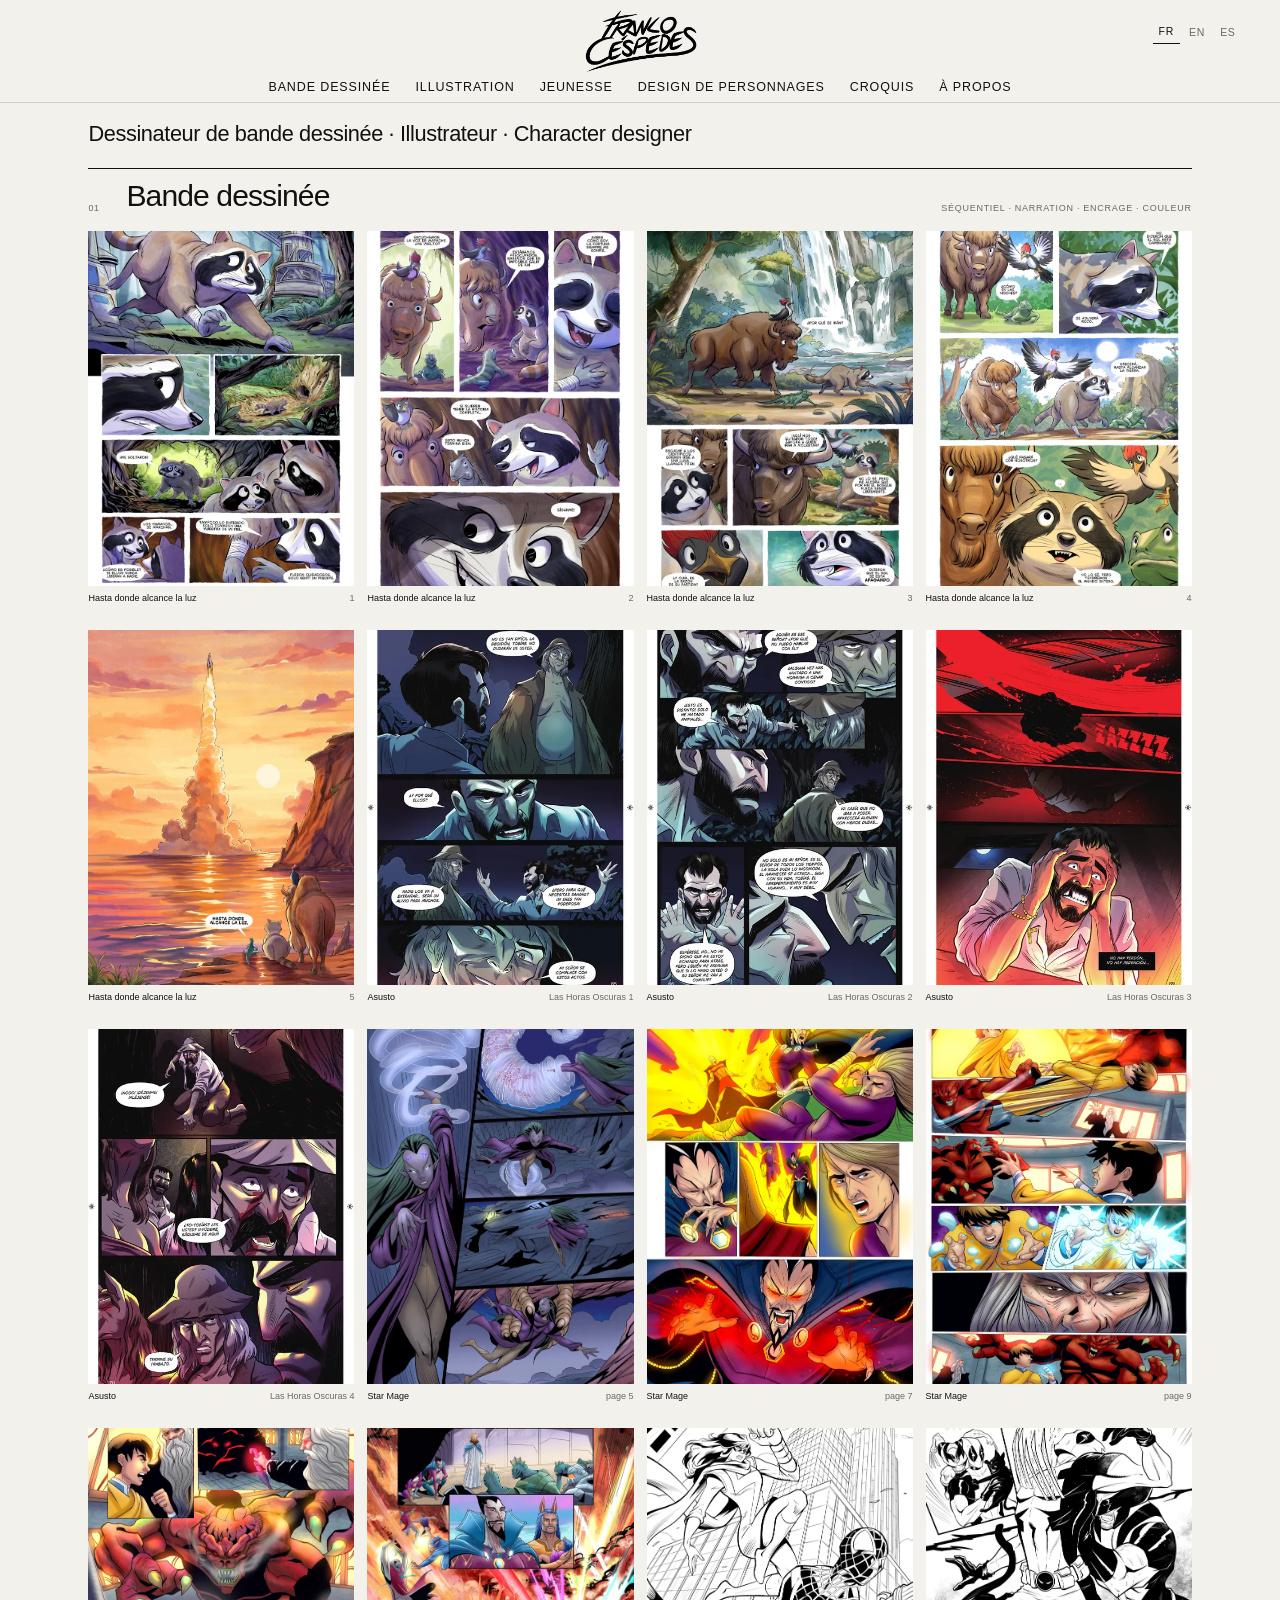
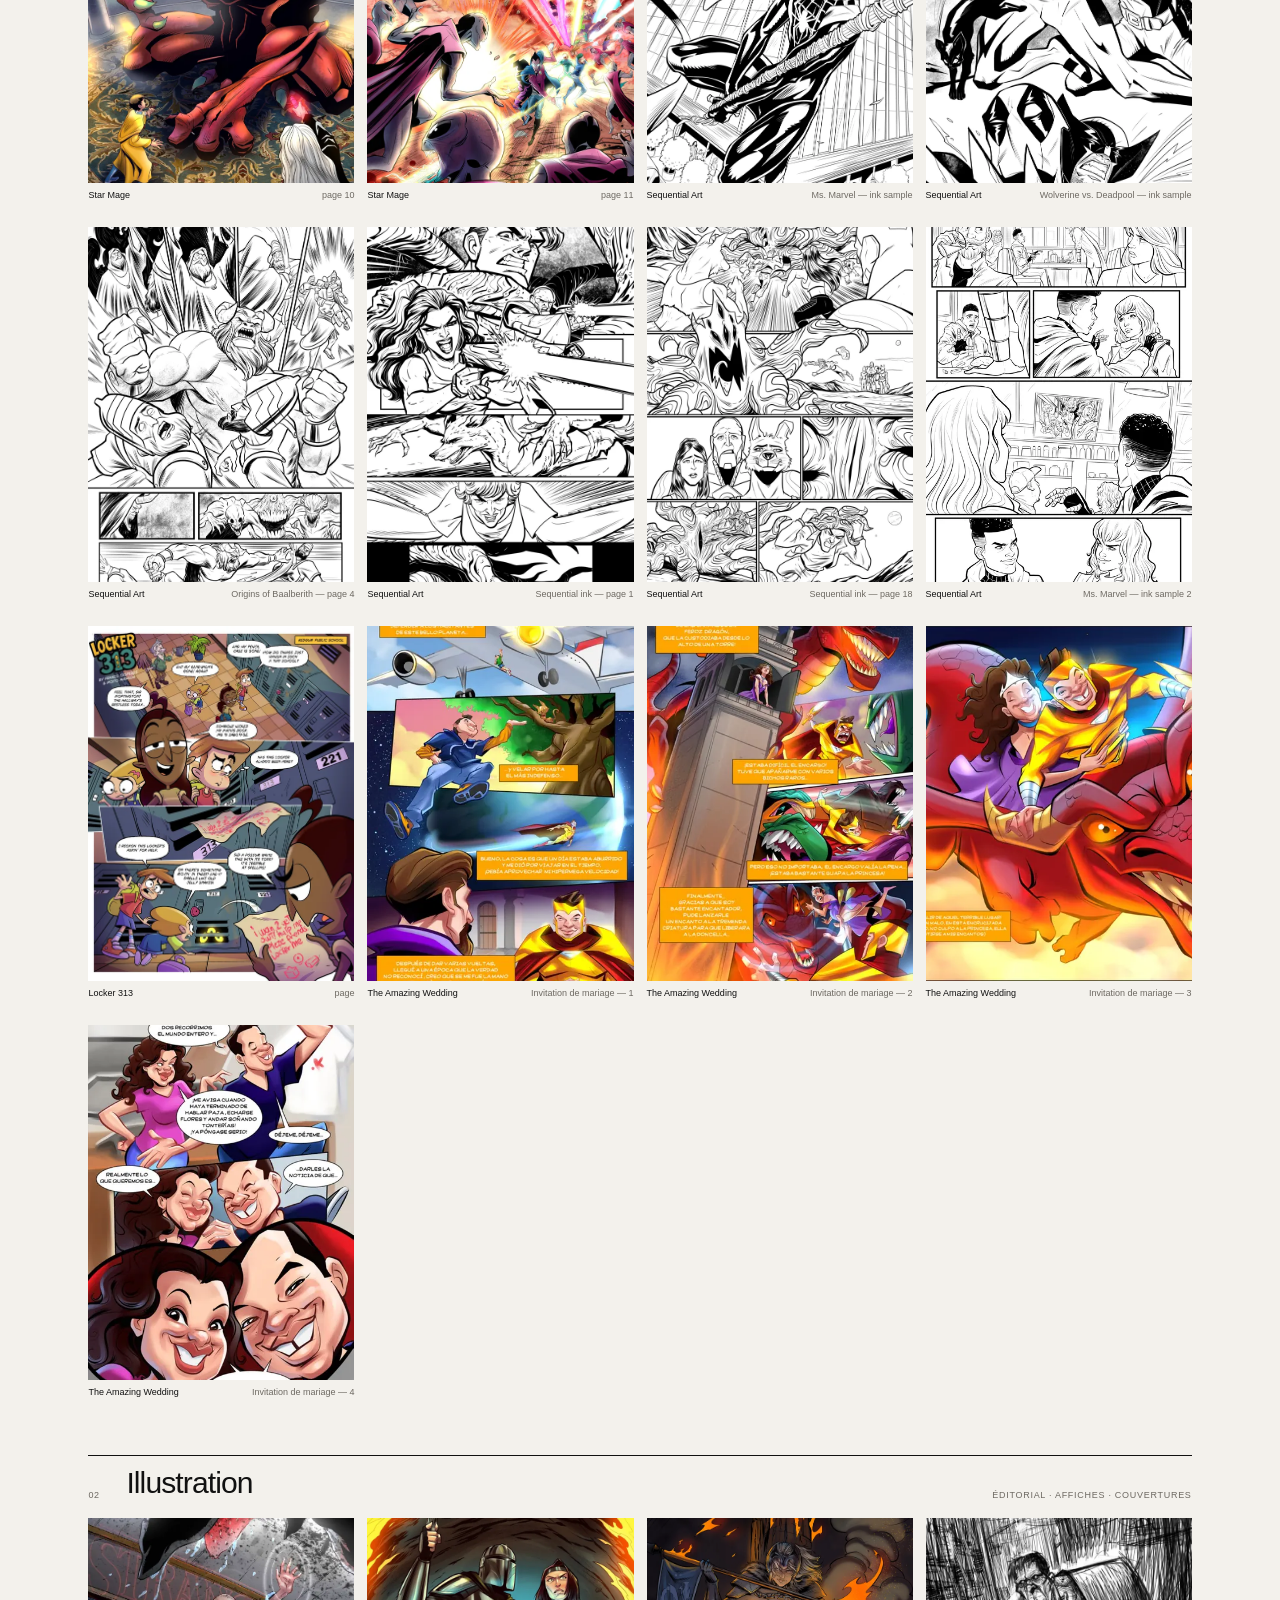
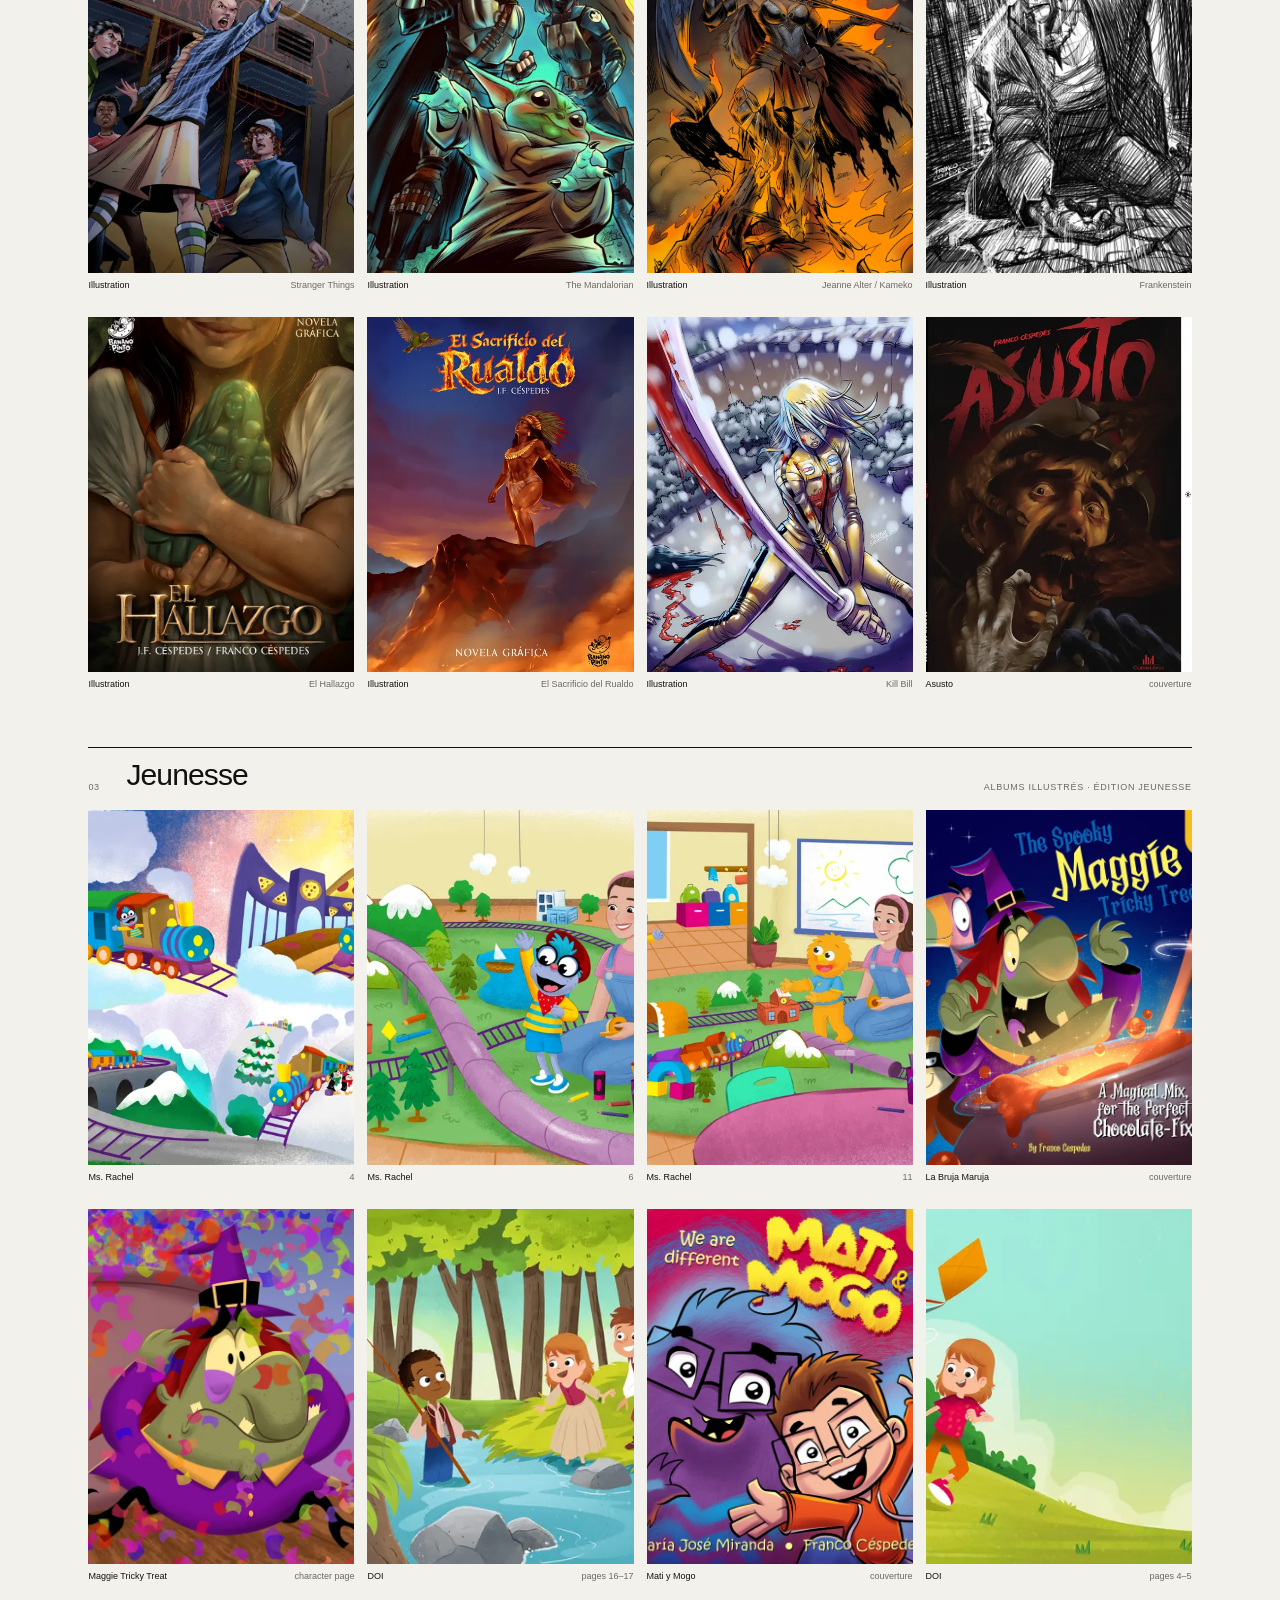
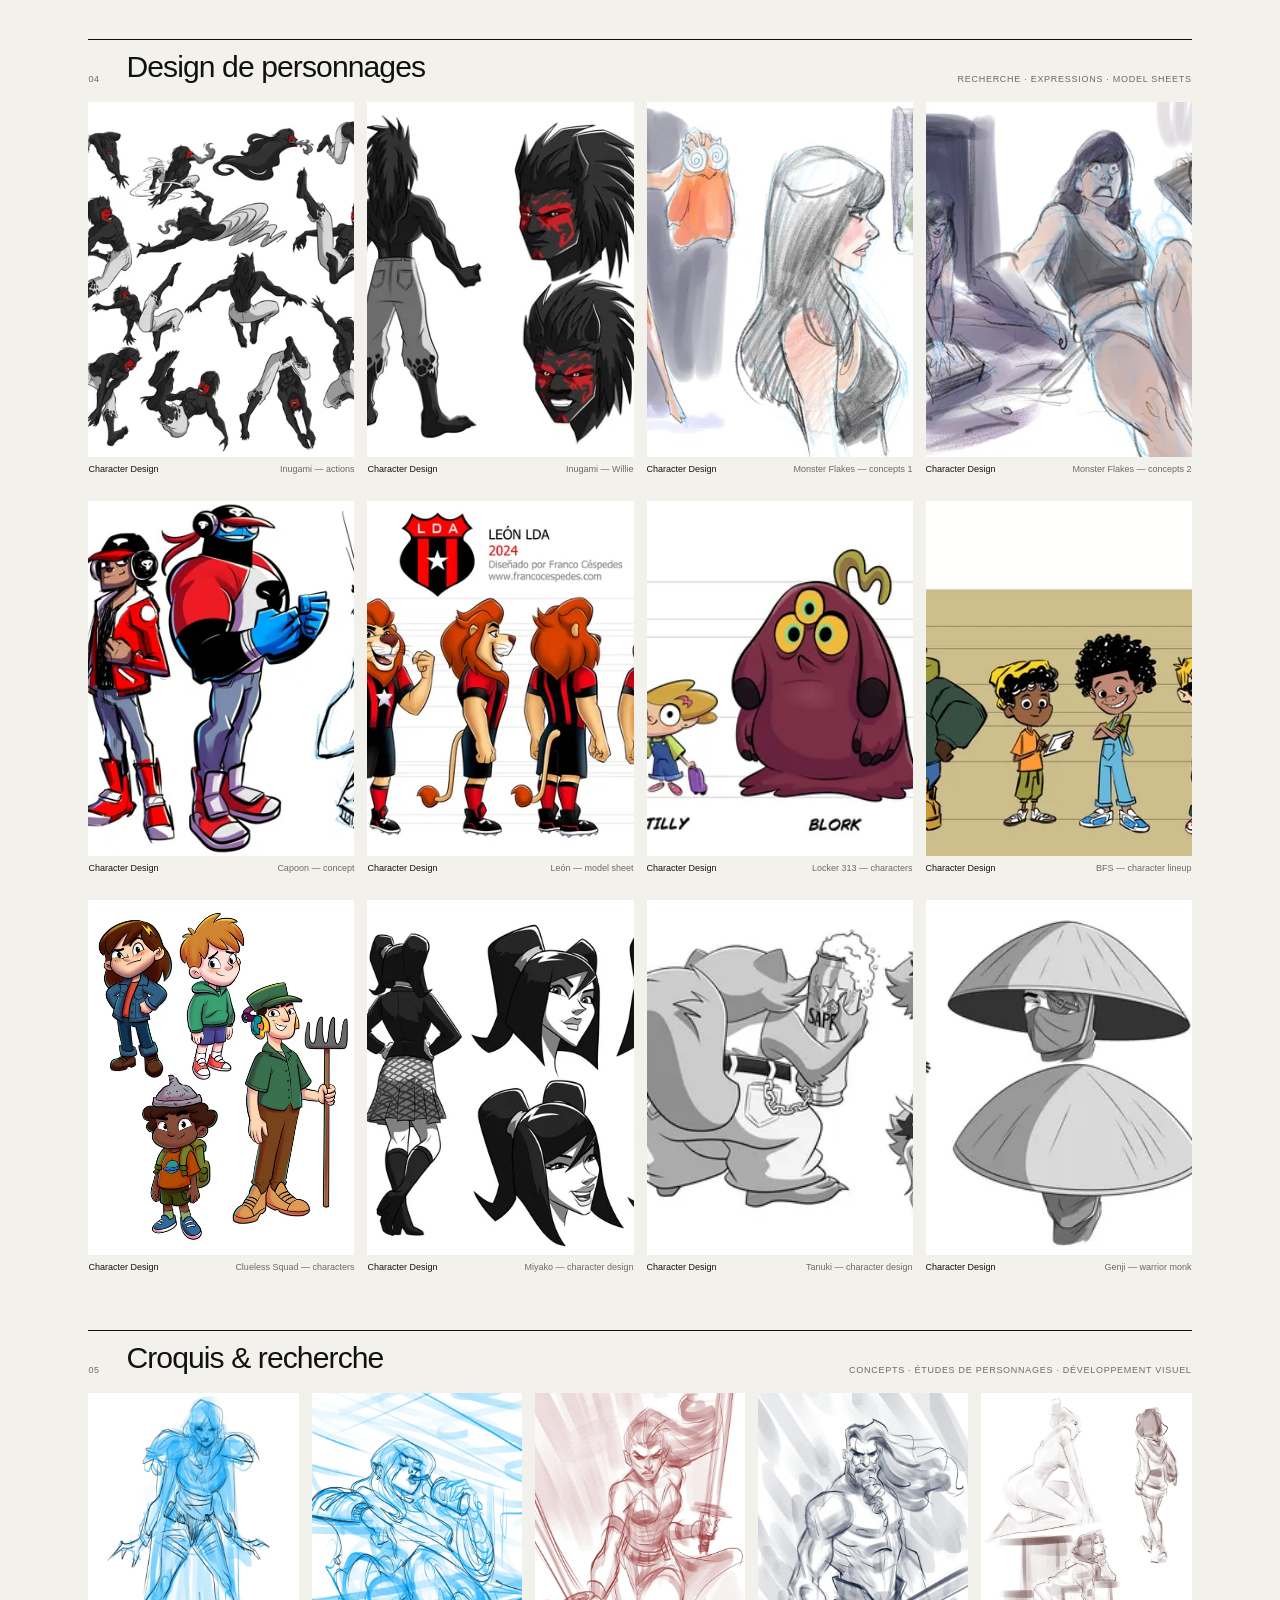
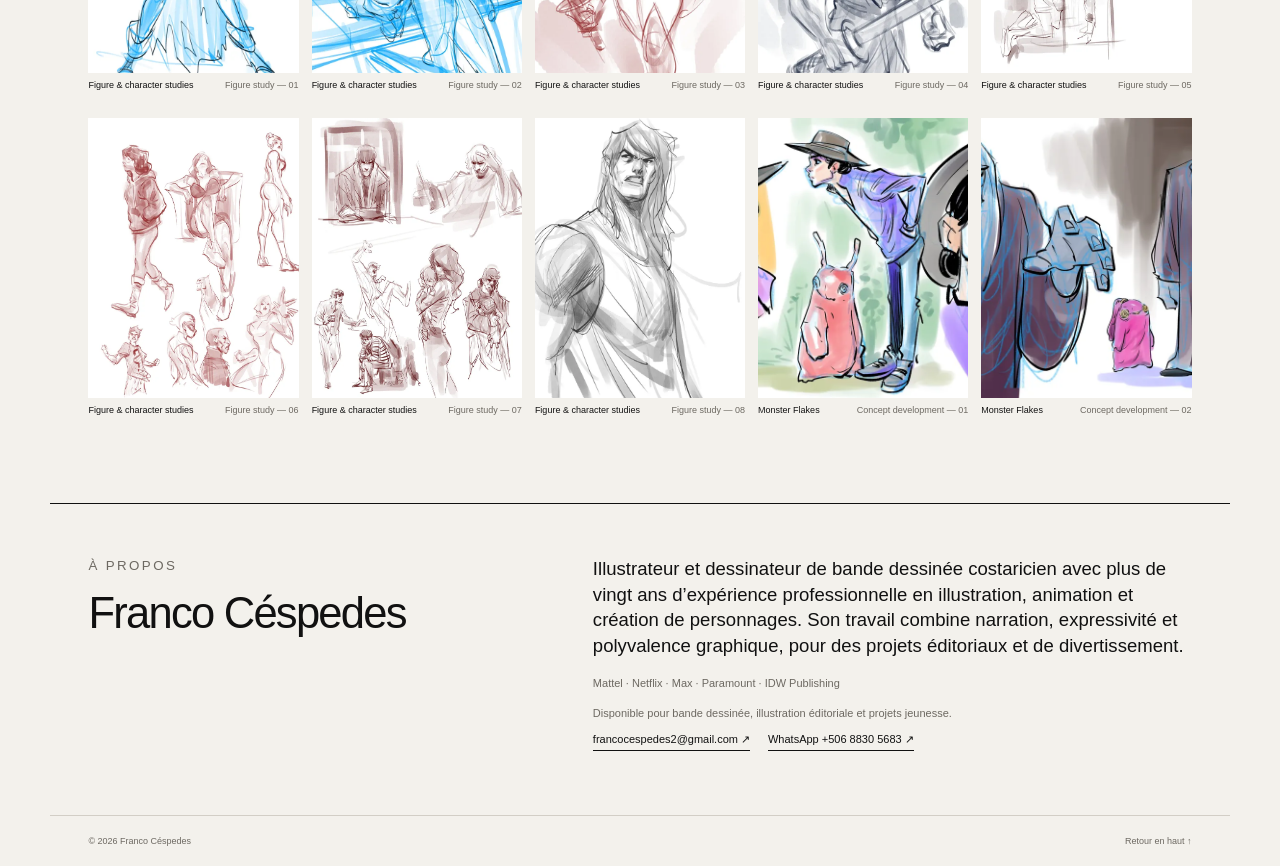
<file: index.html>
<!doctype html>
<html lang="fr">
<head>
  <meta charset="utf-8">
  <meta name="viewport" content="width=device-width,initial-scale=1">
  <meta name="description" content="Portfolio de Franco Céspedes — dessinateur de bande dessinée et illustrateur.">
  <title>Franco Céspedes — Bande dessinée & Illustration</title>
  <link rel="icon" href="assets/logo-new.png">
  <link rel="stylesheet" href="style.css">

  <style>
    :root{--pad:clamp(18px,3vw,46px)}

    header{
      position:sticky;top:0;z-index:20;
      display:flex;flex-direction:column;align-items:center;justify-content:center;
      padding:8px var(--pad) 8px;
      background:#f3f1ecef;backdrop-filter:blur(10px);
    }
    header .brand{display:block;line-height:0;margin:0 auto 5px}
    header img{width:190px;height:67px;object-fit:contain;object-position:center}
    nav{display:flex;justify-content:center;align-items:center;gap:25px;flex-wrap:wrap}
    nav a{font-size:12.5px;letter-spacing:.07em}
    .langs{position:absolute;right:var(--pad);top:19px;display:flex;gap:3px}
    .langs button{font-size:10.5px;letter-spacing:.07em}

    /* Entrada compacta: una sola línea y la obra aparece casi inmediatamente */
    .hero{
      min-height:0;max-width:1180px;margin:0 auto;
      padding:18px var(--pad) 10px;
      display:block;
    }
    .hero small,.hero p,.down{display:none}
    .hero h1{
      font-size:clamp(17px,1.7vw,23px);line-height:1.15;letter-spacing:-.018em;
      margin:0;font-weight:500;max-width:none;white-space:nowrap;
    }

    .work{max-width:1180px;margin:0 auto;padding:34px var(--pad) 10px;scroll-margin-top:115px}
    #bd{padding-top:12px}
    .sh{grid-template-columns:38px 1fr auto;padding:10px 0 18px}
    .sh b,.sh span{font-size:9px}
    .sh h2{font-size:clamp(22px,2.35vw,33px);letter-spacing:-.03em}

    .gallery{grid-template-columns:repeat(4,minmax(0,1fr));gap:13px}
    .gallery[data-section="sketches"]{grid-template-columns:repeat(5,minmax(0,1fr))}
    .mixed .card:nth-child(5n+1){grid-column:auto}
    .mixed .card:nth-child(5n+1) .frame{aspect-ratio:3/4}
    .card figcaption{padding:7px 0 13px;font-size:9px;line-height:1.25}
    .frame{aspect-ratio:3/4}

    .about{max-width:1180px;margin:64px auto 0;padding:52px var(--pad) 64px;gap:6vw}
    .about h2{font-size:clamp(27px,3.4vw,45px);letter-spacing:-.04em;margin:15px 0}
    .bio{font-size:clamp(14px,1.45vw,20px);line-height:1.38}
    .clients,.about div>p:not(.bio){font-size:11px;margin-top:18px}
    .contact-options{display:flex;flex-wrap:wrap;gap:18px;margin-top:14px}
    .contact-options a{font-size:11px;border-bottom:1px solid;padding-bottom:4px}
    footer{max-width:1180px;margin:0 auto;padding:20px var(--pad);font-size:9px}

    @media(max-width:980px){
      nav{gap:17px}
      nav a{font-size:11.5px}
      .gallery{grid-template-columns:repeat(3,minmax(0,1fr))}
      .gallery[data-section="sketches"]{grid-template-columns:repeat(3,minmax(0,1fr))}
      .hero h1{white-space:normal}
    }
    @media(max-width:800px){
      header{padding-top:7px}
      header img{width:165px;height:58px}
      .langs{top:14px;right:14px}
      nav{width:100%;gap:13px;overflow-x:auto;flex-wrap:nowrap;justify-content:flex-start;padding:3px 0 2px;scrollbar-width:none}
      nav::-webkit-scrollbar{display:none}
      nav a{font-size:10.5px;white-space:nowrap}
      .gallery{grid-template-columns:repeat(2,minmax(0,1fr));gap:10px}
      .gallery[data-section="sketches"]{grid-template-columns:repeat(2,minmax(0,1fr))}
      .hero{padding-top:13px;padding-bottom:6px}
      .hero h1{font-size:17px;white-space:normal}
      .about{grid-template-columns:1fr}
      .work{scroll-margin-top:126px;padding-top:28px}
      #bd{padding-top:10px}
    }
    @media(max-width:480px){
      header img{width:150px;height:54px}
      .langs{position:static;margin-top:5px}
      nav{order:2;margin-top:3px}
      .langs{order:3}
      .gallery{grid-template-columns:repeat(2,minmax(0,1fr));gap:8px}
      .frame,.mixed .card:nth-child(5n+1) .frame{aspect-ratio:3/4}
      .card img{height:100%;object-fit:cover}
      .hero h1{font-size:15px}
      .card figcaption{font-size:8px;display:block}.card figcaption span{display:block;margin-top:2px}
    }
  </style>
</head>
<body>
  <header>
    <a class="brand" href="#top"><img src="assets/logo-new.png" alt="Franco Céspedes"></a>
    <nav>
      <a href="#bd" data-i="navBd"></a>
      <a href="#illustration" data-i="navIll"></a>
      <a href="#jeunesse" data-i="navKids"></a>
      <a href="#characters" data-i="navCharacters"></a>
      <a href="#sketches" data-i="navSketches"></a>
      <a href="#about" data-i="navAbout"></a>
    </nav>
    <div class="langs">
      <button data-lang="fr">FR</button><button data-lang="en">EN</button><button data-lang="es">ES</button>
    </div>
  </header>

  <main id="top">
    <section class="hero">
      <h1 data-i="role"></h1>
    </section>

    <section id="bd" class="work"><div class="sh"><b>01</b><h2 data-i="bdTitle"></h2><span data-i="bdSub"></span></div><div class="gallery" data-section="bd"></div></section>
    <section id="illustration" class="work"><div class="sh"><b>02</b><h2 data-i="illTitle"></h2><span data-i="illSub"></span></div><div class="gallery mixed" data-section="illustration"></div></section>
    <section id="jeunesse" class="work"><div class="sh"><b>03</b><h2 data-i="kidsTitle"></h2><span data-i="kidsSub"></span></div><div class="gallery mixed" data-section="jeunesse"></div></section>
    <section id="characters" class="work"><div class="sh"><b>04</b><h2 data-i="charTitle"></h2><span data-i="charSub"></span></div><div class="gallery mixed" data-section="characters"></div></section>
    <section id="sketches" class="work"><div class="sh"><b>05</b><h2 data-i="sketchTitle"></h2><span data-i="sketchSub"></span></div><div class="gallery mixed" data-section="sketches"></div></section>

    <section id="about" class="about">
      <div><small data-i="aboutLabel"></small><h2>Franco Céspedes</h2></div>
      <div>
        <p class="bio" data-i="bio"></p>
        <p class="clients">Mattel · Netflix · Max · Paramount · IDW Publishing</p>
        <p data-i="availability"></p>
        <div class="contact-options">
          <a href="mailto:francocespedes2@gmail.com">francocespedes2@gmail.com ↗</a>
          <a href="https://wa.me/50688305683" target="_blank" rel="noopener">WhatsApp +506 8830 5683 ↗</a>
        </div>
      </div>
    </section>
  </main>

  <footer><span>© 2026 Franco Céspedes</span><a href="#top" data-i="back"></a></footer>

  <div class="lightbox">
    <button class="close" aria-label="Close">×</button><button class="prev" aria-label="Previous">←</button>
    <figure><img alt=""><figcaption><strong></strong><span></span></figcaption></figure>
    <button class="next" aria-label="Next">→</button>
  </div>

  <script src="data.js"></script>
  <script src="script.js"></script>
</body>
</html>
</file>
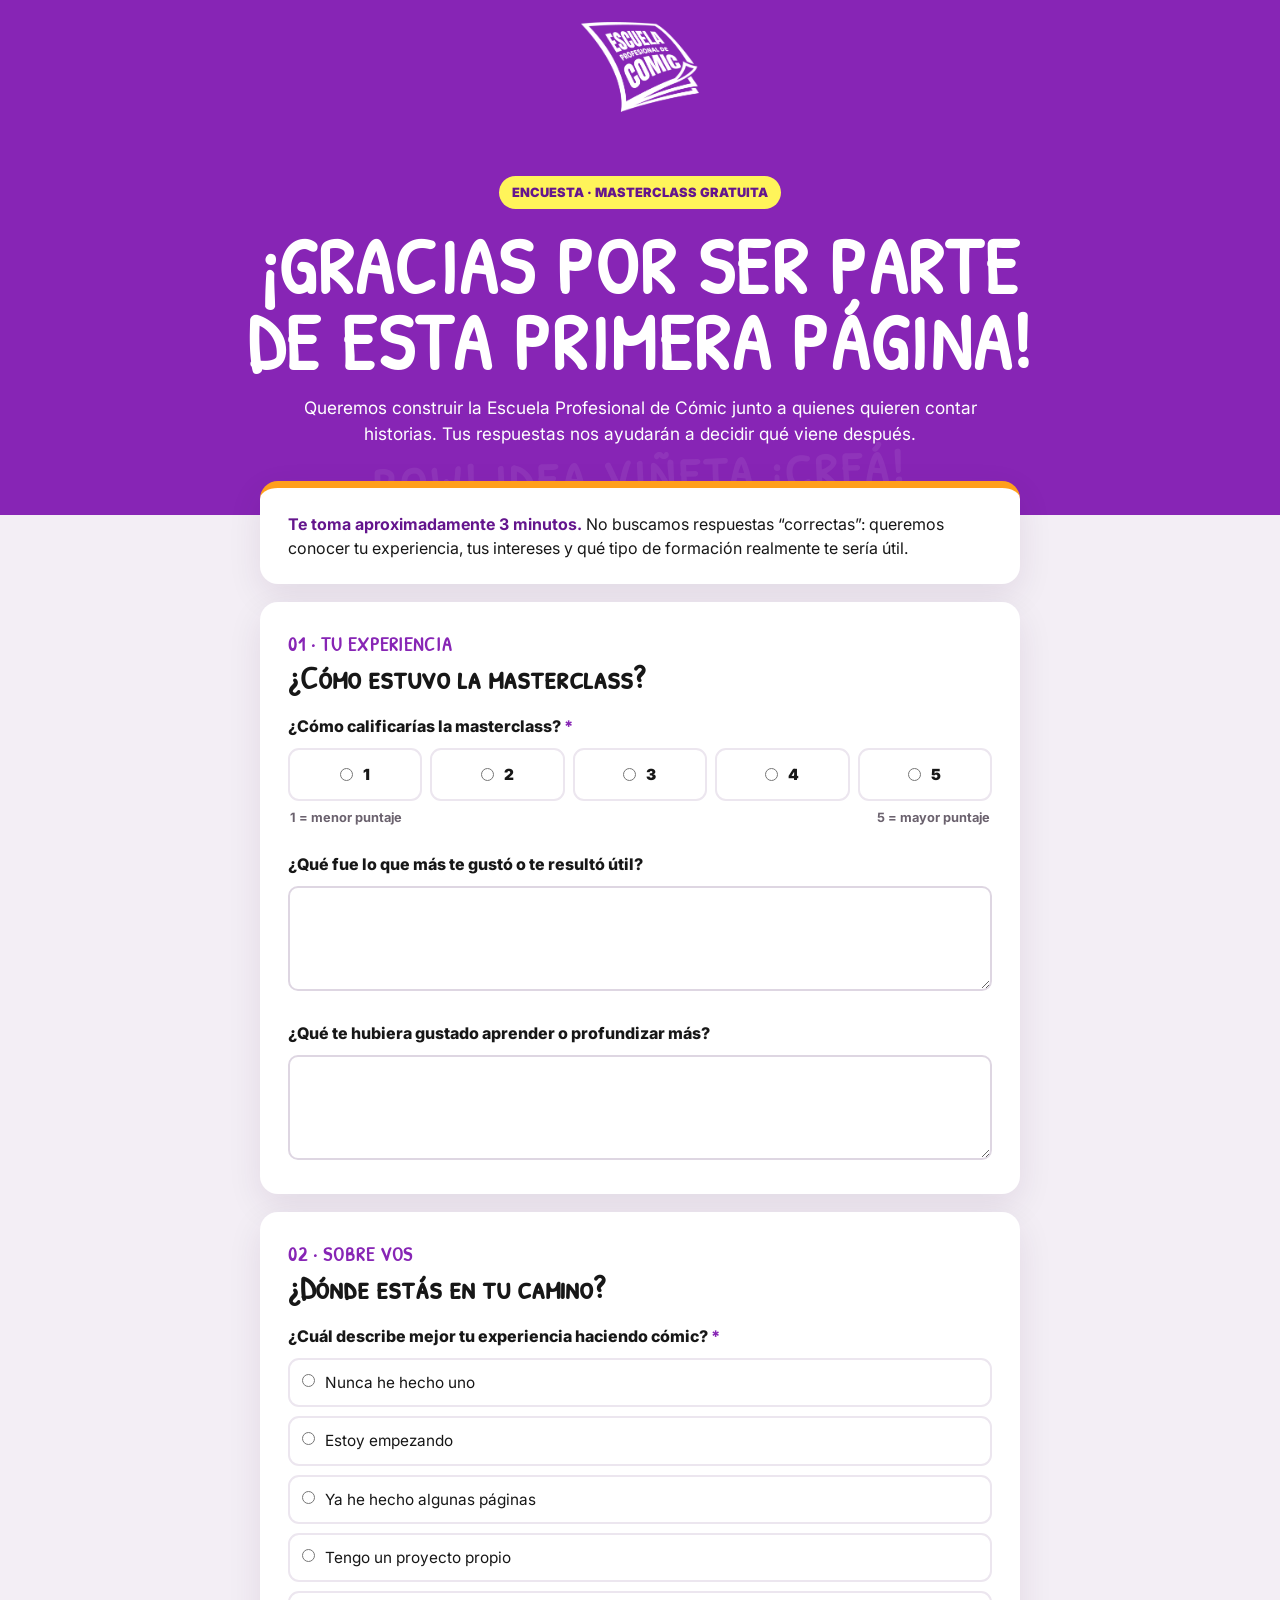
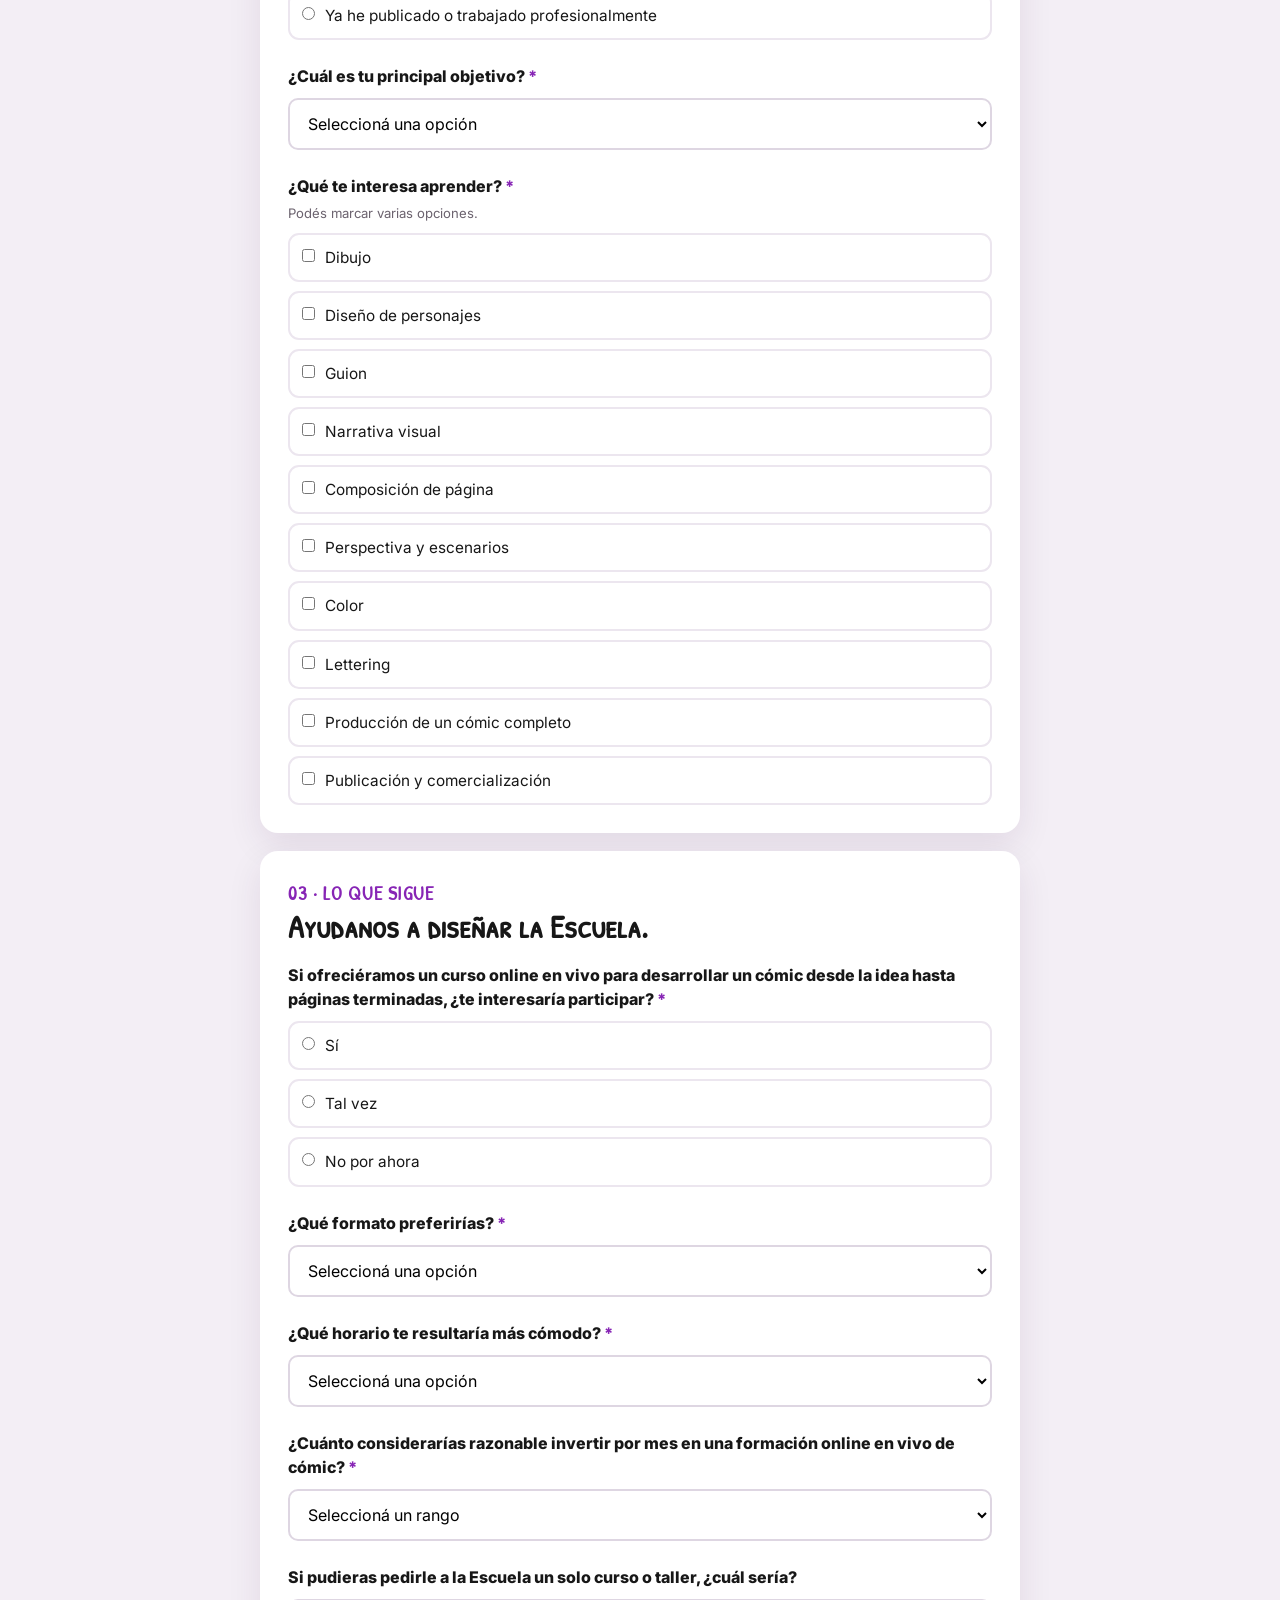
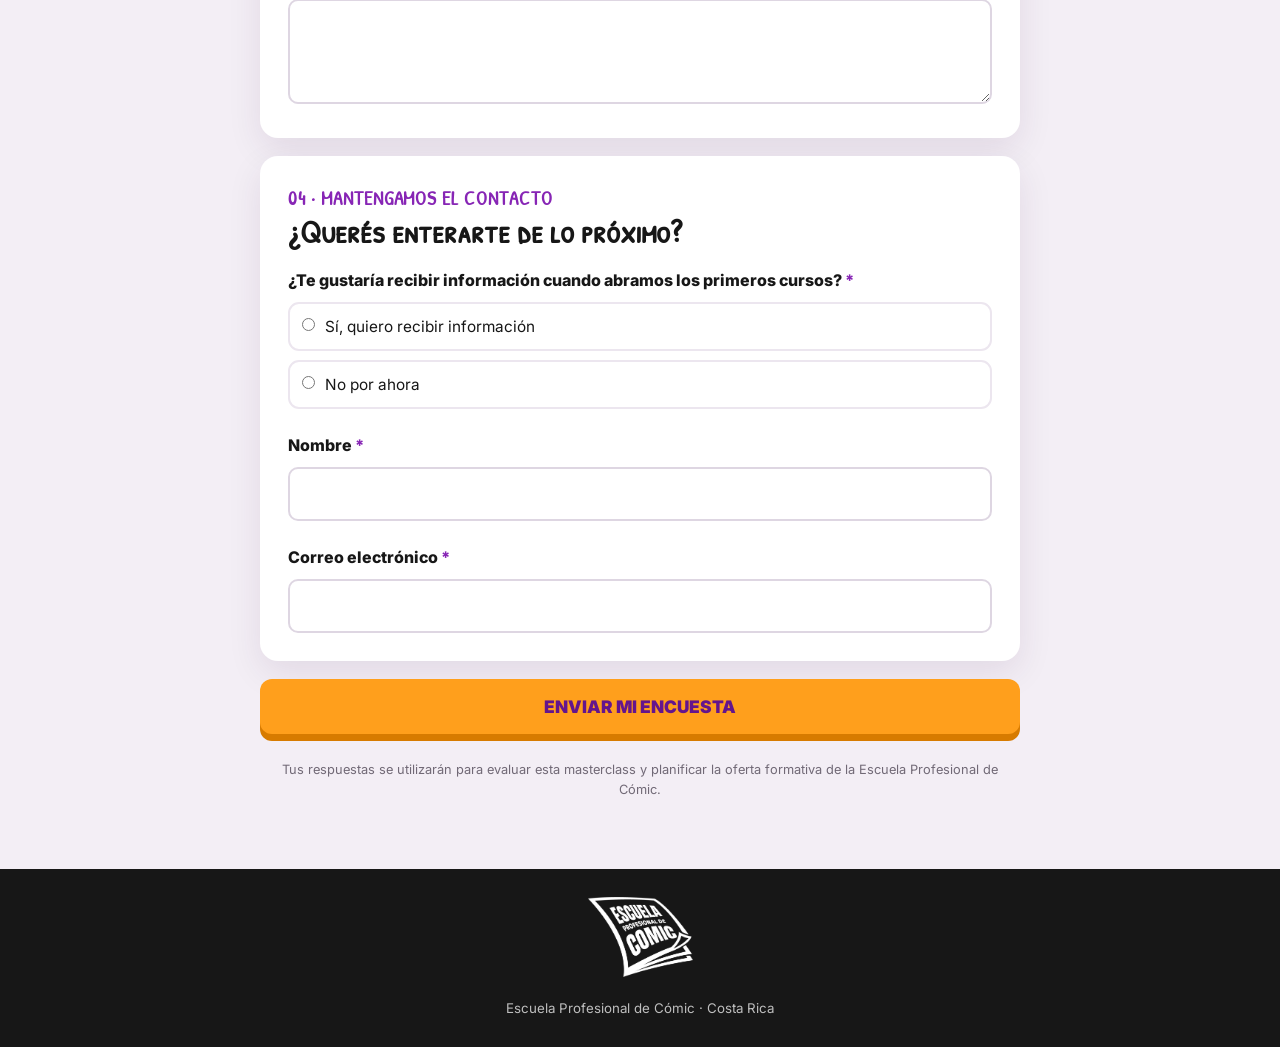
<file: masterclass-comic/encuesta/index.html>
<!doctype html>
<html lang="es">
<head>
<meta charset="utf-8">
<meta name="viewport" content="width=device-width,initial-scale=1">
<meta name="robots" content="noindex,nofollow">
<meta name="theme-color" content="#8725B5">
<title>Encuesta Masterclass | Escuela Profesional de Cómic</title>
<link rel="preconnect" href="https://fonts.googleapis.com">
<link rel="preconnect" href="https://fonts.gstatic.com" crossorigin>
<link href="https://fonts.googleapis.com/css2?family=Inter:wght@400;600;700;800;900&family=Patrick+Hand+SC&display=swap" rel="stylesheet">
<style>
:root{--purple:#8725B5;--purple-dark:#64158d;--orange:#ff9f1c;--yellow:#fff45a;--ink:#171717;--line:#ded6e2;--comic:'Patrick Hand SC','Arial Narrow',sans-serif;--body:'Inter',Arial,sans-serif}*{box-sizing:border-box}body{margin:0;background:#f3eef5;color:var(--ink);font-family:var(--body);line-height:1.5}.top{background:var(--purple);padding:22px 20px;text-align:center}.top img{width:118px;height:auto;margin:auto}.hero{background:var(--purple);color:#fff;padding:36px 20px 68px;text-align:center;position:relative;overflow:hidden}.hero:after{content:'POW!  IDEA  VIÑETA  ¡CREÁ!';position:absolute;inset:auto -20px 2px;font-family:var(--comic);font-size:3rem;font-weight:900;letter-spacing:.08em;color:rgba(255,255,255,.07);white-space:nowrap;transform:rotate(-2deg)}.eyebrow{display:inline-block;background:var(--yellow);color:var(--purple-dark);font-weight:900;border-radius:999px;padding:7px 13px;font-size:.8rem;text-transform:uppercase}.hero h1{font-family:var(--comic);font-size:clamp(2.6rem,7vw,4.8rem);line-height:.98;margin:20px auto 15px;max-width:800px;text-transform:uppercase;letter-spacing:.03em}.hero p{max-width:690px;margin:0 auto;font-size:1.08rem}.shell{width:min(760px,calc(100% - 28px));margin:-34px auto 70px;position:relative;z-index:2}.intro-card,.block{background:#fff;border-radius:18px;box-shadow:0 12px 35px rgba(50,16,61,.09)}.intro-card{padding:24px 28px;margin-bottom:18px;border-top:7px solid var(--orange)}.intro-card strong{color:var(--purple-dark)}form{display:grid;gap:18px}.block{padding:28px}.kicker{font-family:var(--comic);color:var(--purple);font-size:1.2rem;font-weight:900;text-transform:uppercase;letter-spacing:.05em;margin-bottom:4px}.block h2{font-family:var(--comic);font-size:2rem;line-height:1;margin:0 0 20px}.q{margin:0 0 24px}.q:last-child{margin-bottom:0}.q>label,.legend{display:block;font-weight:800;margin-bottom:10px}.required:after{content:' *';color:var(--purple)}.options{display:grid;gap:9px}.option{display:flex;align-items:flex-start;gap:10px;border:2px solid #ece6ef;border-radius:11px;padding:11px 12px;cursor:pointer;background:#fff;transition:.15s}.option:hover{border-color:#cba7da;background:#fcf9fd}.option input{width:auto;margin:3px 0 0;accent-color:var(--purple);flex:0 0 auto}.option span{font-size:.96rem}.stars{display:grid;grid-template-columns:repeat(5,1fr);gap:8px}.stars .option{justify-content:center;align-items:center;padding:13px 6px;font-weight:900}.stars .option input{margin:0}.scale-note{display:flex;justify-content:space-between;gap:12px;margin:7px 2px 0;font-size:.8rem;font-weight:700;color:#6b626e}input[type=text],input[type=email],select,textarea{width:100%;border:2px solid var(--line);border-radius:10px;padding:13px 14px;font:inherit;background:#fff}textarea{min-height:105px;resize:vertical}input:focus,select:focus,textarea:focus{outline:3px solid rgba(135,37,181,.13);border-color:var(--purple)}.hint{font-size:.82rem;color:#6b626e;margin-top:-4px;margin-bottom:10px}.submit{border:0;border-radius:12px;background:var(--orange);color:var(--purple-dark);font:900 1.08rem var(--body);padding:17px 22px;cursor:pointer;box-shadow:0 7px 0 #d77b00}.submit:disabled{opacity:.65;cursor:wait}.status{display:none;text-align:center;padding:28px;border-radius:18px;background:#fff;box-shadow:0 12px 35px rgba(50,16,61,.09)}.status.show{display:block}.status h2{font-family:var(--comic);color:var(--purple);font-size:2.5rem;margin:0 0 8px}.fine{text-align:center;color:#716976;font-size:.8rem;margin:8px 12px 0}footer{background:#171717;color:#fff;text-align:center;padding:28px 20px}footer img{width:105px;margin:0 auto 12px}footer small{opacity:.72}@media(max-width:560px){.hero{padding-top:26px}.hero h1{font-size:2.7rem}.shell{margin-top:-28px}.intro-card,.block{padding:21px 18px}.block h2{font-size:1.75rem}.stars{gap:5px}.stars .option{padding:11px 3px;font-size:.9rem}.scale-note{font-size:.72rem}}
</style>
</head>
<body>
<header class="top"><img src="../assets/logo-blanco.png" alt="Escuela Profesional de Cómic"></header>
<section class="hero"><span class="eyebrow">Encuesta · Masterclass gratuita</span><h1>¡Gracias por ser parte de esta primera página!</h1><p>Queremos construir la Escuela Profesional de Cómic junto a quienes quieren contar historias. Tus respuestas nos ayudarán a decidir qué viene después.</p></section>
<main class="shell">
<div class="intro-card"><strong>Te toma aproximadamente 3 minutos.</strong> No buscamos respuestas “correctas”: queremos conocer tu experiencia, tus intereses y qué tipo de formación realmente te sería útil.</div>
<form id="survey">
<section class="block"><div class="kicker">01 · Tu experiencia</div><h2>¿Cómo estuvo la masterclass?</h2>
<div class="q"><span class="legend required">¿Cómo calificarías la masterclass?</span><div class="stars"><label class="option"><input required type="radio" name="calificacion" value="1"><span>1</span></label><label class="option"><input type="radio" name="calificacion" value="2"><span>2</span></label><label class="option"><input type="radio" name="calificacion" value="3"><span>3</span></label><label class="option"><input type="radio" name="calificacion" value="4"><span>4</span></label><label class="option"><input type="radio" name="calificacion" value="5"><span>5</span></label></div><div class="scale-note"><span>1 = menor puntaje</span><span>5 = mayor puntaje</span></div></div>
<div class="q"><label for="util">¿Qué fue lo que más te gustó o te resultó útil?</label><textarea id="util" name="mas_util" maxlength="700"></textarea></div><div class="q"><label for="profundizar">¿Qué te hubiera gustado aprender o profundizar más?</label><textarea id="profundizar" name="profundizar" maxlength="700"></textarea></div></section>
<section class="block"><div class="kicker">02 · Sobre vos</div><h2>¿Dónde estás en tu camino?</h2><div class="q"><span class="legend required">¿Cuál describe mejor tu experiencia haciendo cómic?</span><div class="options"><label class="option"><input required type="radio" name="experiencia" value="Nunca he hecho uno"><span>Nunca he hecho uno</span></label><label class="option"><input type="radio" name="experiencia" value="Estoy empezando"><span>Estoy empezando</span></label><label class="option"><input type="radio" name="experiencia" value="Ya he hecho algunas páginas"><span>Ya he hecho algunas páginas</span></label><label class="option"><input type="radio" name="experiencia" value="Tengo un proyecto propio"><span>Tengo un proyecto propio</span></label><label class="option"><input type="radio" name="experiencia" value="Ya he publicado o trabajado profesionalmente"><span>Ya he publicado o trabajado profesionalmente</span></label></div></div><div class="q"><span class="legend required">¿Cuál es tu principal objetivo?</span><select required name="objetivo"><option value="">Seleccioná una opción</option><option>Aprender por hobby</option><option>Crear mi primer cómic</option><option>Terminar un proyecto que ya tengo</option><option>Publicar mi cómic</option><option>Trabajar profesionalmente</option><option>Otro</option></select></div><div class="q"><span class="legend required">¿Qué te interesa aprender?</span><div class="hint">Podés marcar varias opciones.</div><div class="options"><label class="option"><input type="checkbox" name="intereses" value="Dibujo"><span>Dibujo</span></label><label class="option"><input type="checkbox" name="intereses" value="Diseño de personajes"><span>Diseño de personajes</span></label><label class="option"><input type="checkbox" name="intereses" value="Guion"><span>Guion</span></label><label class="option"><input type="checkbox" name="intereses" value="Narrativa visual"><span>Narrativa visual</span></label><label class="option"><input type="checkbox" name="intereses" value="Composición de página"><span>Composición de página</span></label><label class="option"><input type="checkbox" name="intereses" value="Perspectiva y escenarios"><span>Perspectiva y escenarios</span></label><label class="option"><input type="checkbox" name="intereses" value="Color"><span>Color</span></label><label class="option"><input type="checkbox" name="intereses" value="Lettering"><span>Lettering</span></label><label class="option"><input type="checkbox" name="intereses" value="Producción de un cómic completo"><span>Producción de un cómic completo</span></label><label class="option"><input type="checkbox" name="intereses" value="Publicación y comercialización"><span>Publicación y comercialización</span></label></div></div></section>
<section class="block"><div class="kicker">03 · Lo que sigue</div><h2>Ayudanos a diseñar la Escuela.</h2><div class="q"><span class="legend required">Si ofreciéramos un curso online en vivo para desarrollar un cómic desde la idea hasta páginas terminadas, ¿te interesaría participar?</span><div class="options"><label class="option"><input required type="radio" name="interes_curso" value="Sí"><span>Sí</span></label><label class="option"><input type="radio" name="interes_curso" value="Tal vez"><span>Tal vez</span></label><label class="option"><input type="radio" name="interes_curso" value="No por ahora"><span>No por ahora</span></label></div></div><div class="q"><span class="legend required">¿Qué formato preferirías?</span><select required name="formato"><option value="">Seleccioná una opción</option><option>Curso intensivo de 2 meses</option><option>Curso de 3 meses</option><option>Talleres cortos especializados</option><option>Clases individuales</option><option>No estoy seguro</option></select></div><div class="q"><span class="legend required">¿Qué horario te resultaría más cómodo?</span><select required name="horario"><option value="">Seleccioná una opción</option><option>Entre semana en la noche</option><option>Sábados en la mañana</option><option>Sábados en la tarde</option><option>Domingos</option><option>Otro</option></select></div><div class="q"><span class="legend required">¿Cuánto considerarías razonable invertir por mes en una formación online en vivo de cómic?</span><select required name="precio"><option value="">Seleccioná un rango</option><option>Menos de $25</option><option>$25–$40</option><option>$41–$60</option><option>$61–$80</option><option>Más de $80</option></select></div><div class="q"><label for="curso">Si pudieras pedirle a la Escuela un solo curso o taller, ¿cuál sería?</label><textarea id="curso" name="curso_deseado" maxlength="500"></textarea></div></section>
<section class="block"><div class="kicker">04 · Mantengamos el contacto</div><h2>¿Querés enterarte de lo próximo?</h2><div class="q"><span class="legend required">¿Te gustaría recibir información cuando abramos los primeros cursos?</span><div class="options"><label class="option"><input required type="radio" name="recibir_info" value="Sí"><span>Sí, quiero recibir información</span></label><label class="option"><input type="radio" name="recibir_info" value="No"><span>No por ahora</span></label></div></div><div class="q"><label class="required" for="nombre">Nombre</label><input required id="nombre" type="text" name="nombre" autocomplete="name" maxlength="100"></div><div class="q"><label class="required" for="correo">Correo electrónico</label><input required id="correo" type="email" name="correo" autocomplete="email" maxlength="160"></div></section>
<button class="submit" id="send" type="submit">ENVIAR MI ENCUESTA</button><div class="fine">Tus respuestas se utilizarán para evaluar esta masterclass y planificar la oferta formativa de la Escuela Profesional de Cómic.</div></form>
<div id="success" class="status"><h2>¡LISTO!</h2><p><strong>Gracias por ayudarnos a construir lo que sigue.</strong></p><p>Esto apenas comienza.</p></div><div id="error" class="status"><h2>UPS...</h2><p>No pudimos guardar tu respuesta. Intentá nuevamente en unos segundos.</p><button class="submit" type="button" onclick="location.reload()">VOLVER A INTENTAR</button></div></main>
<footer><img src="../assets/logo-blanco.png" alt="Escuela Profesional de Cómic"><br><small>Escuela Profesional de Cómic · Costa Rica</small></footer>
<script>
const SURVEY_ENDPOINT="https://script.google.com/macros/s/AKfycbxNqBtDWIGWSmiG2ZgLOeL6G58qDPAE0WjkYcnd3jZbiq96wzCsP9cSWCZLyHczzgw/exec";
const form=document.getElementById('survey'),send=document.getElementById('send'),success=document.getElementById('success'),errorBox=document.getElementById('error');form.addEventListener('submit',async e=>{e.preventDefault();const checked=[...form.querySelectorAll('input[name="intereses"]:checked')];if(!checked.length){alert('Seleccioná al menos un tema que te interese aprender.');return}send.disabled=true;send.textContent='ENVIANDO...';const fd=new FormData(form);fd.set('intereses',checked.map(x=>x.value).join(' | '));fd.append('tipo','encuesta_masterclass');fd.append('origen','Encuesta Masterclass 3 octubre 2026');fd.append('pagina',location.href);try{await fetch(SURVEY_ENDPOINT,{method:'POST',body:fd,mode:'no-cors'});form.style.display='none';success.classList.add('show');window.scrollTo({top:0,behavior:'smooth'})}catch(err){form.style.display='none';errorBox.classList.add('show');window.scrollTo({top:0,behavior:'smooth'})}});
</script>
</body>
</html>
</file>
<file: style.css>
:root{--bg:#f3f1ec;--ink:#111;--muted:#6d6962;--line:#d2cec6;--pad:clamp(20px,4vw,64px)}*{box-sizing:border-box}html{scroll-behavior:smooth}body{margin:0;background:var(--bg);color:var(--ink);font-family:Arial,Helvetica,sans-serif}header{position:sticky;top:0;z-index:20;display:grid;grid-template-columns:1fr auto 1fr;align-items:center;padding:12px var(--pad);border-bottom:1px solid var(--line);background:#f3f1ecef;backdrop-filter:blur(10px)}header img{width:118px;height:46px;object-fit:contain;object-position:left}nav{display:flex;gap:24px}a{color:inherit;text-decoration:none}nav a,.langs button{font-size:11px;text-transform:uppercase;letter-spacing:.09em}.langs{justify-self:end}.langs button{border:0;background:none;padding:6px;color:var(--muted);cursor:pointer}.langs .active{color:var(--ink);border-bottom:1px solid}.hero{min-height:74vh;padding:10vh var(--pad) 6vh;display:flex;flex-direction:column;justify-content:center}.hero small,.about small{letter-spacing:.18em;color:var(--muted)}.hero h1{font-size:clamp(48px,8vw,116px);line-height:.9;letter-spacing:-.055em;font-weight:500;margin:28px 0}.hero p{font-size:clamp(16px,1.6vw,24px);color:var(--muted)}.down{font-size:34px;margin-top:38px}.work{padding:95px var(--pad) 20px;scroll-margin-top:70px}.sh{border-top:1px solid;display:grid;grid-template-columns:55px 1fr auto;align-items:end;padding:15px 0 32px}.sh b,.sh span{font-size:11px;font-weight:400;text-transform:uppercase;letter-spacing:.08em;color:var(--muted)}.sh h2{font-size:clamp(34px,4vw,62px);letter-spacing:-.04em;font-weight:500;margin:0}.gallery{display:grid;grid-template-columns:repeat(3,1fr);gap:18px}.card{margin:0;cursor:zoom-in}.frame{aspect-ratio:3/4;overflow:hidden;background:#e2ded6}.card img{width:100%;height:100%;object-fit:cover;display:block;transition:.4s}.card:hover img{transform:scale(1.015)}.card figcaption{display:flex;justify-content:space-between;gap:10px;padding:9px 0 18px;font-size:11px;color:var(--muted)}.card strong{font-weight:500;color:var(--ink)}.mixed .card:nth-child(5n+1){grid-column:span 2}.mixed .card:nth-child(5n+1) .frame{aspect-ratio:4/3}.about{margin-top:100px;padding:90px var(--pad) 120px;border-top:1px solid;display:grid;grid-template-columns:1fr 1.4fr;gap:8vw}.about h2{font-size:clamp(44px,6vw,88px);letter-spacing:-.05em;font-weight:500;margin:22px 0}.bio{font-size:clamp(20px,2.2vw,33px);line-height:1.25;margin-top:0}.clients,.about div>p:not(.bio){color:var(--muted);margin-top:30px}.contact{display:inline-block;margin-top:25px;border-bottom:1px solid;padding-bottom:5px}footer{padding:28px var(--pad);border-top:1px solid var(--line);display:flex;justify-content:space-between;font-size:11px;color:var(--muted)}.lightbox{display:none;position:fixed;inset:0;z-index:100;background:#090909f8;align-items:center;justify-content:center;padding:45px 75px}.lightbox.open{display:flex}.lightbox figure{margin:0;max-width:90vw}.lightbox img{display:block;max-width:100%;max-height:82vh;margin:auto}.lightbox figcaption{display:flex;justify-content:space-between;gap:20px;color:#eee;font-size:12px;padding-top:10px}.lightbox figcaption span{color:#aaa;text-align:right}.lightbox button{position:absolute;border:0;background:none;color:white;font-size:30px;cursor:pointer;padding:15px}.close{right:15px;top:8px}.prev{left:8px}.next{right:8px}@media(max-width:800px){header{grid-template-columns:1fr auto}nav{display:none}.gallery{grid-template-columns:repeat(2,1fr);gap:10px}.sh{grid-template-columns:38px 1fr}.sh span{display:none}.about{grid-template-columns:1fr}.lightbox{padding:55px 12px}.prev,.next{bottom:5px;top:auto}.lightbox figcaption{padding:10px 45px;flex-direction:column;gap:3px}.lightbox figcaption span{text-align:left}}@media(max-width:480px){.gallery{grid-template-columns:1fr}.mixed .card:nth-child(5n+1){grid-column:auto}.frame,.mixed .card:nth-child(5n+1) .frame{aspect-ratio:auto}.card img{height:auto}.hero h1{font-size:48px}}
</file>
